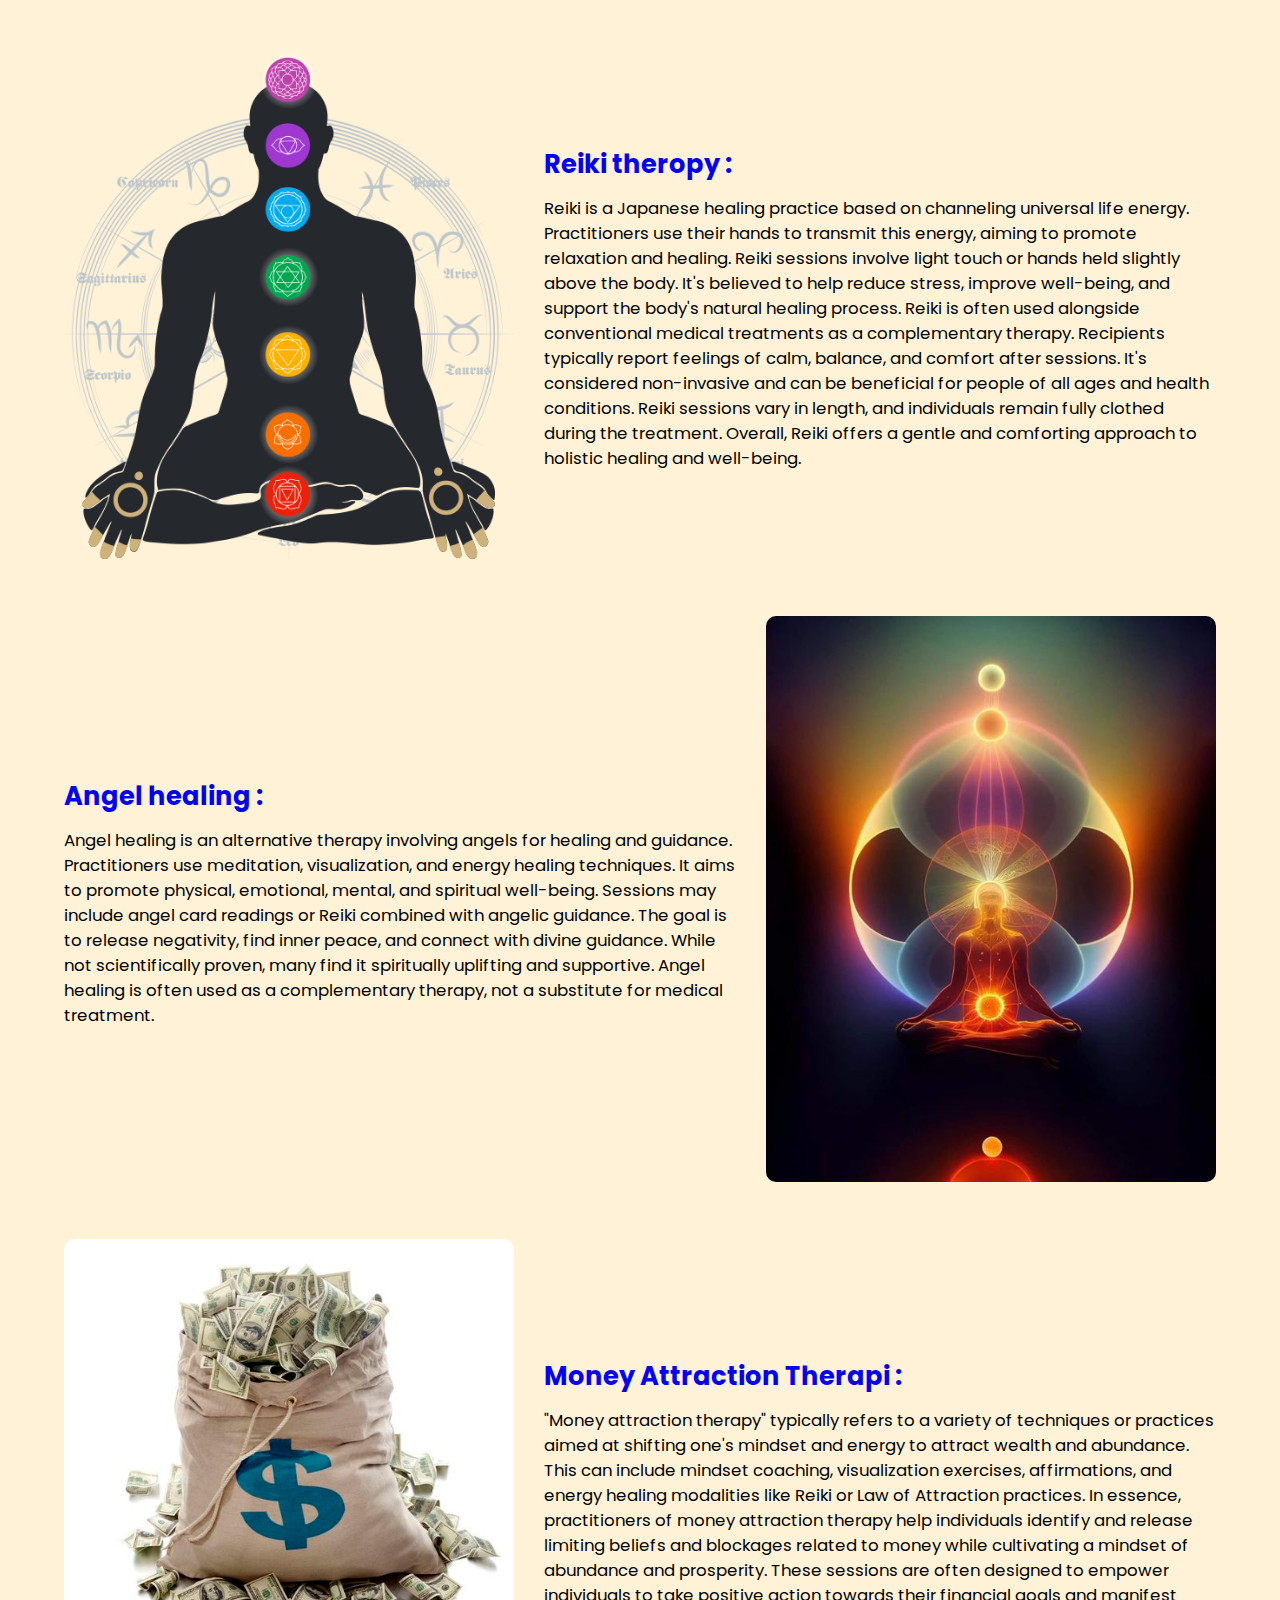
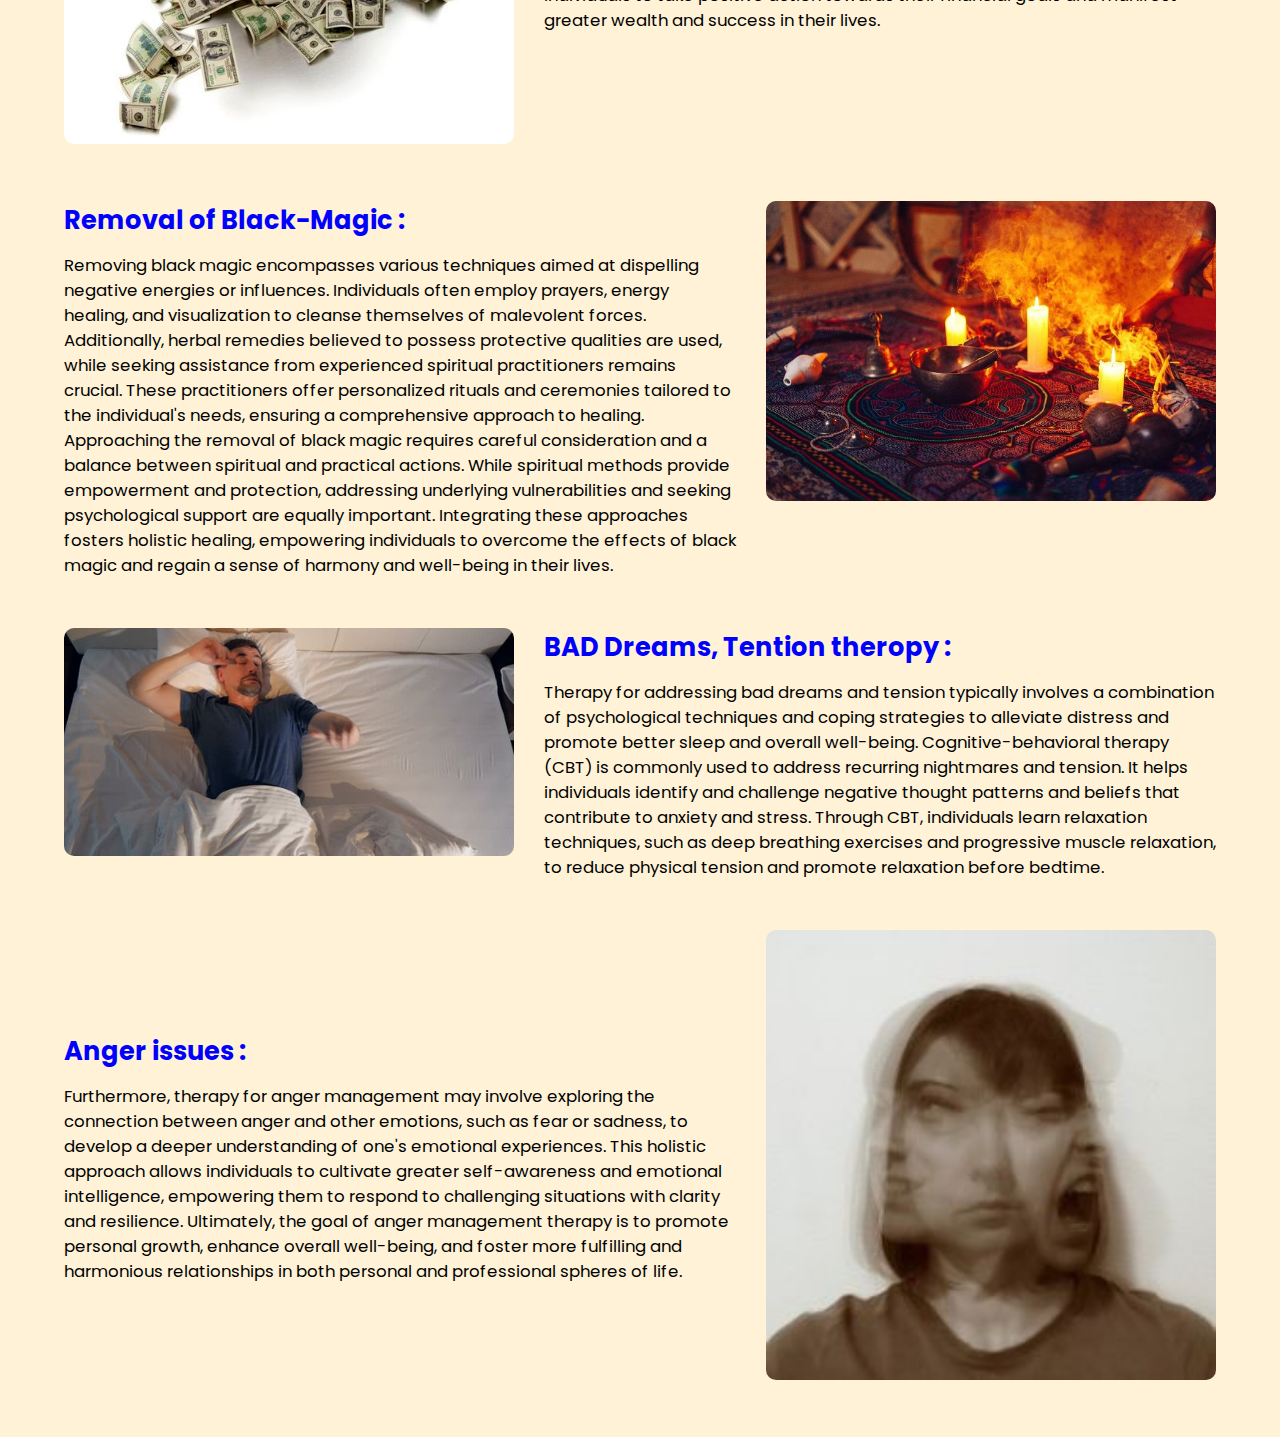
<file: Info.html>
<!DOCTYPE html>
<html lang="en">
  <head>
    <meta charset="UTF-8" />
    <meta name="viewport" content="width=device-width, initial-scale=1.0" />
    <title>Infinite Glory</title>
    <link
      rel="stylesheet"
      href="https://fonts.googleapis.com/css?family=Poppins"
    />
    <link rel="stylesheet" href="info.css" />
  </head>
  <body>
    <div class="mvv-container">
      <div class="mvv-block">
        <div class="image">
          <img src="images/Main-Banner.png" alt="" />
        </div>
        <div class="content">
          <h3>Reiki theropy :</h3>
          <p>
            Reiki is a Japanese healing practice based on channeling universal
            life energy. Practitioners use their hands to transmit this energy,
            aiming to promote relaxation and healing. Reiki sessions involve
            light touch or hands held slightly above the body. It's believed to
            help reduce stress, improve well-being, and support the body's
            natural healing process. Reiki is often used alongside conventional
            medical treatments as a complementary therapy. Recipients typically
            report feelings of calm, balance, and comfort after sessions. It's
            considered non-invasive and can be beneficial for people of all ages
            and health conditions. Reiki sessions vary in length, and
            individuals remain fully clothed during the treatment. Overall,
            Reiki offers a gentle and comforting approach to holistic healing
            and well-being.
          </p>
        </div>
      </div>

      <div class="mvv-block">
        <div class="image">
          <img src="images/MAIN1.jpg" alt="" />
        </div>
        <div class="content">
          <h3>Angel healing :</h3>
          <p>
            Angel healing is an alternative therapy involving angels for healing
            and guidance. Practitioners use meditation, visualization, and
            energy healing techniques. It aims to promote physical, emotional,
            mental, and spiritual well-being. Sessions may include angel card
            readings or Reiki combined with angelic guidance. The goal is to
            release negativity, find inner peace, and connect with divine
            guidance. While not scientifically proven, many find it spiritually
            uplifting and supportive. Angel healing is often used as a
            complementary therapy, not a substitute for medical treatment.
          </p>
        </div>
      </div>

      <div class="mvv-block">
        <div class="image">
          <img src="images/money3.jpg" alt="" />
        </div>
        <div class="content">
          <h3>Money Attraction Therapi :</h3>
          <p>
            "Money attraction therapy" typically refers to a variety of
            techniques or practices aimed at shifting one's mindset and energy
            to attract wealth and abundance. This can include mindset coaching,
            visualization exercises, affirmations, and energy healing modalities
            like Reiki or Law of Attraction practices. In essence, practitioners
            of money attraction therapy help individuals identify and release
            limiting beliefs and blockages related to money while cultivating a
            mindset of abundance and prosperity. These sessions are often
            designed to empower individuals to take positive action towards
            their financial goals and manifest greater wealth and success in
            their lives.
          </p>
        </div>
      </div>

      <div class="mvv-block">
        <div class="image">
          <img src="images/blackmagic.jpg" alt="" />
        </div>
        <div class="content">
          <h3>Removal of Black-Magic :</h3>
          <p>
            Removing black magic encompasses various techniques aimed at
            dispelling negative energies or influences. Individuals often employ
            prayers, energy healing, and visualization to cleanse themselves of
            malevolent forces. Additionally, herbal remedies believed to possess
            protective qualities are used, while seeking assistance from
            experienced spiritual practitioners remains crucial. These
            practitioners offer personalized rituals and ceremonies tailored to
            the individual's needs, ensuring a comprehensive approach to
            healing. Approaching the removal of black magic requires careful
            consideration and a balance between spiritual and practical actions.
            While spiritual methods provide empowerment and protection,
            addressing underlying vulnerabilities and seeking psychological
            support are equally important. Integrating these approaches fosters
            holistic healing, empowering individuals to overcome the effects of
            black magic and regain a sense of harmony and well-being in their
            lives.
          </p>
        </div>
      </div>

      <div class="mvv-block">
        <div class="image">
          <img src="images/baddreams.jpg" alt="" />
        </div>
        <div class="content">
          <h3>BAD Dreams, Tention theropy :</h3>
          <p>
            Therapy for addressing bad dreams and tension typically involves a
            combination of psychological techniques and coping strategies to
            alleviate distress and promote better sleep and overall well-being.
            Cognitive-behavioral therapy (CBT) is commonly used to address
            recurring nightmares and tension. It helps individuals identify and
            challenge negative thought patterns and beliefs that contribute to
            anxiety and stress. Through CBT, individuals learn relaxation
            techniques, such as deep breathing exercises and progressive muscle
            relaxation, to reduce physical tension and promote relaxation before
            bedtime.
          </p>
        </div>
      </div>

      <div class="mvv-block">
        <div class="image">
          <img src="images/anger.jpg" alt="" />
        </div>
        <div class="content">
          <h3>Anger issues :</h3>
          <p>
            Furthermore, therapy for anger management may involve exploring the
            connection between anger and other emotions, such as fear or
            sadness, to develop a deeper understanding of one's emotional
            experiences. This holistic approach allows individuals to cultivate
            greater self-awareness and emotional intelligence, empowering them
            to respond to challenging situations with clarity and resilience.
            Ultimately, the goal of anger management therapy is to promote
            personal growth, enhance overall well-being, and foster more
            fulfilling and harmonious relationships in both personal and
            professional spheres of life.
          </p>
        </div>
      </div>
    </div>
  </body>
</html>
</file>
<file: info.css>
* {
  padding: 0;
  margin: 0;
  font-family: "Poppins", sans-serif;
  background-color: #FFF2D7;


.mvv-container{
  max-width: 90%;
  margin: 50px auto 0;
}

.mvv-container .mvv-block {
  margin-bottom: 50px;
  display: flex;
  flex-direction: row;
  flex-wrap: wrap;
}

.mvv-container .mvv-block .image{
  flex: 0 0 auto;
  width: 450px;
}

.mvv-container .mvv-block .image img {
  width: 100%;
  border-radius: 10px;
  /* box-shadow: 0 0 10px 5px rgba(0, 0, 0, 0.1); */
}

.mvv-container .mvv-block .content {
  flex: 0 0 auto;
  width: calc(100% - 450px);
  box-sizing: border-box;
  align-self: center;
}

.content h3 {
  font-weight: 700;
  font-size: 2vw;
  color: blue;
  margin-bottom: 1vw;
}

.content p{
  font-size: 1.3vw;
}

@media screen and (min-width: 1024px) {
  .mvv-container .mvv-block:nth-child(odd) .image{
    order: 1;
  }
 
  .mvv-container .mvv-block:nth-child(even) .image {
    order: 2;
  }

  .mvv-container .mvv-block:nth-child(odd) .content{
    order: 2;
    padding-left: 30px;
  }
 
  .mvv-container .mvv-block:nth-child(even) .content {
    order: 1;
    padding-right: 30px;
  }
}

@media screen and (max-width: 499px){
  .mvv-container .mvv-block .image{
    flex: initial;
    width: 380px;
  }

  .mvv-container .mvv-block .content {
    flex: 0 0 auto;
    width: 100%;
    box-sizing: border-box;
    align-self: center;
  }

  .content h3 {
    font-weight: 700;
    font-size: 6vw;
    color: blue;
    margin-bottom: 1vw;
  }

  .content p{
    font-size: 3vw;
    text-align: justify;
  }
}
</file>
